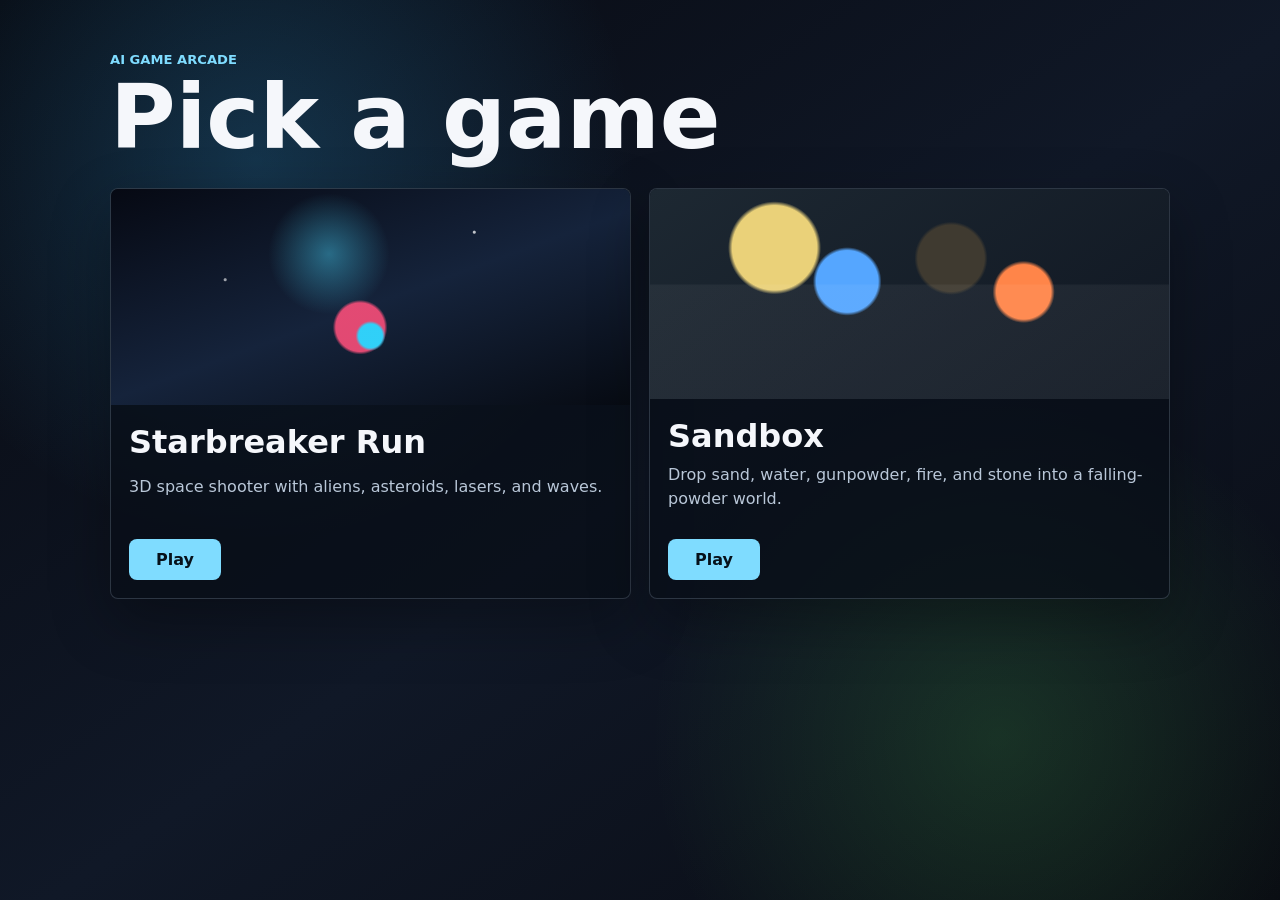
<file: index.html>
<!doctype html>
<html lang="en">
  <head>
    <meta charset="UTF-8" />
    <meta name="viewport" content="width=device-width, initial-scale=1.0" />
    <title>AI Game Arcade</title>
    <link rel="stylesheet" href="menu.css" />
  </head>
  <body>
    <main class="arcade-shell">
      <header class="arcade-header">
        <p class="eyebrow">AI Game Arcade</p>
        <h1>Pick a game</h1>
      </header>

      <section class="game-grid" aria-label="Games">
        <a class="game-tile space-tile" href="space.html">
          <span class="game-art" aria-hidden="true"></span>
          <span class="game-name">Starbreaker Run</span>
          <span class="game-desc">3D space shooter with aliens, asteroids, lasers, and waves.</span>
          <span class="play-label">Play</span>
        </a>

        <a class="game-tile sandbox-tile" href="sandbox.html">
          <span class="game-art" aria-hidden="true"></span>
          <span class="game-name">Sandbox</span>
          <span class="game-desc">Drop sand, water, gunpowder, fire, and stone into a falling-powder world.</span>
          <span class="play-label">Play</span>
        </a>
      </section>
    </main>
  </body>
</html>
</file>
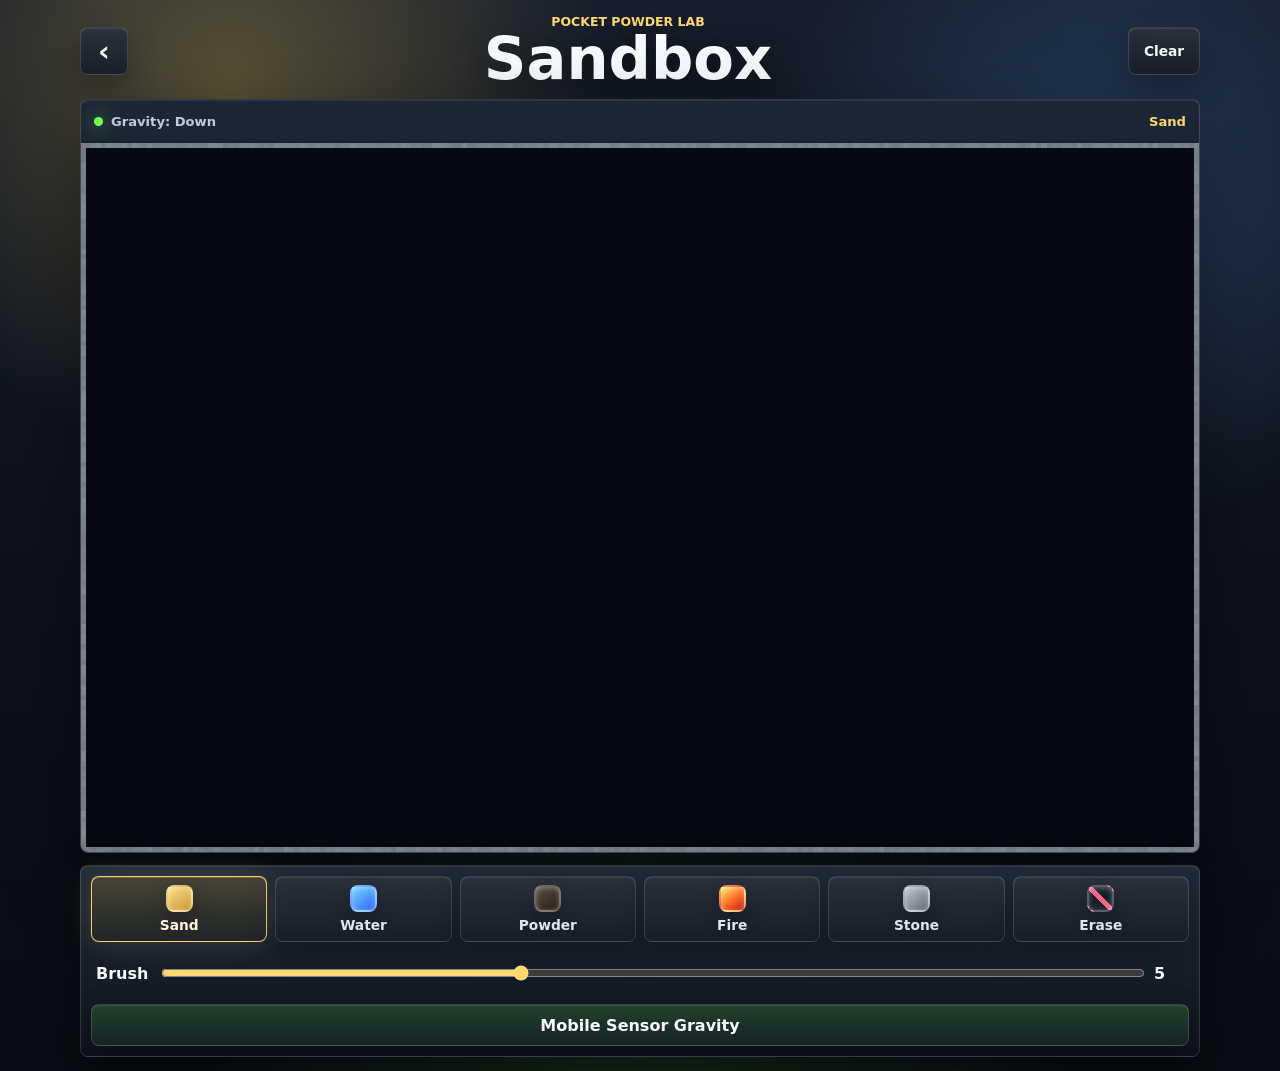
<file: sandbox.html>
<!doctype html>
<html lang="en">
  <head>
    <meta charset="UTF-8" />
    <meta name="viewport" content="width=device-width, initial-scale=1.0" />
    <title>Sandbox</title>
    <link rel="stylesheet" href="sandbox.css" />
  </head>
  <body>
    <main class="sandbox-shell">
      <header class="topbar">
        <a class="icon-button" href="index.html" aria-label="Back to arcade">‹</a>
        <div>
          <p class="kicker">Pocket Powder Lab</p>
          <h1>Sandbox</h1>
        </div>
        <button id="clear-button" class="icon-button clear-button" type="button" aria-label="Clear world">Clear</button>
      </header>

      <section class="stage-card">
        <div class="stage-header">
          <div>
            <span class="status-dot"></span>
            <span id="gravity-readout">Gravity: Down</span>
          </div>
          <span id="material-readout">Sand</span>
        </div>

        <div class="canvas-wrap" aria-label="Falling powder sandbox">
          <canvas id="sandbox" width="220" height="140"></canvas>
        </div>
      </section>

      <section class="control-panel" aria-label="Sandbox controls">
        <div class="tool-row" aria-label="Materials">
          <button class="tool sand active" type="button" data-material="sand">
            <span class="swatch"></span>
            <span>Sand</span>
          </button>
          <button class="tool water" type="button" data-material="water">
            <span class="swatch"></span>
            <span>Water</span>
          </button>
          <button class="tool powder" type="button" data-material="powder">
            <span class="swatch"></span>
            <span>Powder</span>
          </button>
          <button class="tool fire" type="button" data-material="fire">
            <span class="swatch"></span>
            <span>Fire</span>
          </button>
          <button class="tool stone" type="button" data-material="stone">
            <span class="swatch"></span>
            <span>Stone</span>
          </button>
          <button class="tool erase" type="button" data-material="erase">
            <span class="swatch"></span>
            <span>Erase</span>
          </button>
        </div>

        <div class="settings" aria-label="Brush settings">
          <label for="brush-size">Brush</label>
          <input id="brush-size" type="range" min="1" max="12" value="5" />
          <span id="brush-readout">5</span>
        </div>

        <button id="tilt-button" class="tilt-button" type="button">Mobile Sensor Gravity</button>
      </section>
    </main>

    <script src="sandbox.js"></script>
  </body>
</html>
</file>
<file: menu.css>
:root {
  color-scheme: dark;
  font-family:
    Inter, ui-sans-serif, system-ui, -apple-system, BlinkMacSystemFont, "Segoe UI",
    sans-serif;
  background: #070910;
  color: #f5f7fb;
}

* {
  box-sizing: border-box;
}

body {
  min-width: 320px;
  min-height: 100vh;
  margin: 0;
  background:
    radial-gradient(circle at 20% 18%, rgba(56, 184, 255, 0.22), transparent 30%),
    radial-gradient(circle at 78% 82%, rgba(102, 255, 105, 0.14), transparent 28%),
    linear-gradient(145deg, #070910, #101827 52%, #090b12);
}

.arcade-shell {
  width: min(1060px, calc(100% - 32px));
  margin: 0 auto;
  padding: 52px 0;
}

.arcade-header {
  margin-bottom: 28px;
}

.eyebrow {
  margin: 0 0 8px;
  color: #7fdcff;
  font-size: 0.82rem;
  font-weight: 800;
  letter-spacing: 0;
  text-transform: uppercase;
}

h1 {
  margin: 0;
  font-size: clamp(2.35rem, 8vw, 5.6rem);
  line-height: 0.95;
}

.game-grid {
  display: grid;
  grid-template-columns: repeat(2, minmax(0, 1fr));
  gap: 18px;
}

.game-tile {
  display: grid;
  min-height: 390px;
  overflow: hidden;
  border: 1px solid rgba(202, 230, 255, 0.18);
  border-radius: 8px;
  padding: 18px;
  color: inherit;
  text-decoration: none;
  background: rgba(9, 14, 24, 0.74);
  box-shadow: 0 22px 60px rgba(0, 0, 0, 0.32);
  transition:
    border-color 160ms ease,
    transform 160ms ease,
    box-shadow 160ms ease;
}

.game-tile:hover,
.game-tile:focus-visible {
  border-color: rgba(127, 220, 255, 0.72);
  box-shadow: 0 28px 78px rgba(0, 0, 0, 0.42);
  outline: none;
  transform: translateY(-3px);
}

.game-art {
  min-height: 210px;
  margin: -18px -18px 18px;
  background: #111;
}

.space-tile .game-art {
  background:
    radial-gradient(circle at 50% 68%, rgba(39, 215, 255, 0.95) 0 4%, transparent 5%),
    radial-gradient(circle at 48% 64%, rgba(255, 79, 123, 0.88) 0 8%, transparent 9%),
    radial-gradient(circle at 42% 30%, rgba(74, 217, 255, 0.42), transparent 18%),
    radial-gradient(circle at 70% 20%, rgba(255, 255, 255, 0.74) 0 1px, transparent 2px),
    radial-gradient(circle at 22% 42%, rgba(255, 255, 255, 0.6) 0 1px, transparent 2px),
    linear-gradient(160deg, #060913, #15233b 52%, #070b13);
}

.sandbox-tile .game-art {
  background:
    linear-gradient(180deg, transparent 0 45%, rgba(255, 255, 255, 0.05) 46%),
    radial-gradient(circle at 24% 28%, #ead179 0 10%, transparent 11%),
    radial-gradient(circle at 38% 44%, #55a6ff 0 9%, transparent 10%),
    radial-gradient(circle at 58% 33%, #3f3a30 0 10%, transparent 11%),
    radial-gradient(circle at 72% 49%, #ff8549 0 7%, transparent 8%),
    linear-gradient(145deg, #1d2832, #101722);
}

.game-name {
  display: block;
  margin-bottom: 8px;
  font-size: clamp(1.45rem, 3vw, 2rem);
  font-weight: 900;
}

.game-desc {
  display: block;
  max-width: 32rem;
  color: #b9c7d8;
  line-height: 1.5;
}

.play-label {
  align-self: end;
  justify-self: start;
  min-width: 92px;
  margin-top: 28px;
  border-radius: 8px;
  padding: 11px 16px;
  background: #7fdcff;
  color: #06111a;
  font-weight: 900;
  text-align: center;
}

@media (max-width: 760px) {
  .game-grid {
    grid-template-columns: 1fr;
  }

  .game-tile {
    min-height: 320px;
  }
}
</file>
<file: sandbox.css>
:root {
  color-scheme: dark;
  font-family:
    Inter, ui-sans-serif, system-ui, -apple-system, BlinkMacSystemFont, "Segoe UI",
    sans-serif;
  background: #0d1119;
  color: #f7fbff;
}

* {
  box-sizing: border-box;
}

html,
body {
  width: 100%;
  min-width: 320px;
  min-height: 100%;
  margin: 0;
}

body {
  overflow-x: hidden;
  background:
    radial-gradient(circle at 18% 8%, rgba(255, 214, 94, 0.28), transparent 26%),
    radial-gradient(circle at 86% 18%, rgba(90, 167, 255, 0.24), transparent 24%),
    radial-gradient(circle at 50% 110%, rgba(111, 255, 82, 0.14), transparent 34%),
    linear-gradient(180deg, #161d2a, #0d1119 58%, #090c12);
}

button,
a,
input {
  -webkit-tap-highlight-color: transparent;
}

.sandbox-shell {
  display: grid;
  grid-template-rows: auto minmax(0, 1fr) auto;
  gap: 12px;
  width: min(1120px, calc(100% - 24px));
  min-height: 100vh;
  margin: 0 auto;
  padding: 14px 0;
}

.topbar {
  display: grid;
  grid-template-columns: 48px 1fr 72px;
  align-items: center;
  gap: 12px;
}

.kicker {
  margin: 0 0 2px;
  color: #ffd96f;
  font-size: 0.78rem;
  font-weight: 900;
  letter-spacing: 0;
  text-align: center;
  text-transform: uppercase;
}

h1 {
  margin: 0;
  font-size: clamp(1.9rem, 6vw, 3.7rem);
  line-height: 0.95;
  text-align: center;
  text-shadow: 0 10px 34px rgba(0, 0, 0, 0.44);
}

.icon-button,
button {
  min-height: 44px;
  border: 1px solid rgba(255, 255, 255, 0.14);
  border-radius: 8px;
  background:
    linear-gradient(180deg, rgba(255, 255, 255, 0.1), rgba(255, 255, 255, 0.02)),
    rgba(18, 25, 36, 0.92);
  color: #f7fbff;
  box-shadow:
    inset 0 1px 0 rgba(255, 255, 255, 0.1),
    0 12px 30px rgba(0, 0, 0, 0.26);
  cursor: pointer;
  font: inherit;
  font-weight: 900;
}

.icon-button {
  display: grid;
  place-items: center;
  height: 48px;
  padding: 0 12px;
  color: inherit;
  font-size: 1.8rem;
  text-decoration: none;
}

.clear-button {
  font-size: 0.86rem;
}

button:hover,
button:focus-visible,
.icon-button:hover,
.icon-button:focus-visible {
  border-color: rgba(255, 217, 111, 0.82);
  outline: none;
}

.stage-card {
  display: grid;
  min-height: 0;
  overflow: hidden;
  border: 1px solid rgba(255, 255, 255, 0.16);
  border-radius: 8px;
  background:
    linear-gradient(180deg, rgba(30, 40, 56, 0.9), rgba(14, 18, 27, 0.96)),
    #111722;
  box-shadow:
    inset 0 1px 0 rgba(255, 255, 255, 0.08),
    0 26px 80px rgba(0, 0, 0, 0.4);
}

.stage-header {
  display: flex;
  align-items: center;
  justify-content: space-between;
  gap: 10px;
  min-height: 42px;
  padding: 0 13px;
  color: #bfcbda;
  font-size: 0.82rem;
  font-weight: 900;
}

.stage-header > div {
  display: flex;
  align-items: center;
  gap: 8px;
}

.status-dot {
  width: 9px;
  height: 9px;
  border-radius: 999px;
  background: #72ff52;
  box-shadow: 0 0 18px rgba(114, 255, 82, 0.72);
}

#material-readout {
  color: #ffd96f;
}

.canvas-wrap {
  min-height: 320px;
  overflow: hidden;
  border-top: 1px solid rgba(255, 255, 255, 0.08);
  background:
    linear-gradient(90deg, rgba(255, 255, 255, 0.035) 1px, transparent 1px),
    linear-gradient(180deg, rgba(255, 255, 255, 0.035) 1px, transparent 1px),
    #060910;
  background-size: 18px 18px;
}

#sandbox {
  display: block;
  width: 100%;
  height: 100%;
  image-rendering: pixelated;
  touch-action: none;
  cursor: crosshair;
}

.control-panel {
  display: grid;
  gap: 10px;
  border: 1px solid rgba(255, 255, 255, 0.14);
  border-radius: 8px;
  padding: 10px;
  background:
    linear-gradient(180deg, rgba(35, 45, 61, 0.9), rgba(14, 18, 27, 0.92)),
    rgba(14, 18, 27, 0.92);
  box-shadow:
    inset 0 1px 0 rgba(255, 255, 255, 0.08),
    0 18px 52px rgba(0, 0, 0, 0.32);
}

.tool-row {
  display: grid;
  grid-template-columns: repeat(6, minmax(0, 1fr));
  gap: 8px;
}

.tool {
  display: grid;
  min-width: 0;
  min-height: 64px;
  place-items: center;
  gap: 5px;
  padding: 8px 6px;
  color: #dce7f3;
  font-size: clamp(0.69rem, 2vw, 0.86rem);
}

.tool.active {
  border-color: rgba(255, 217, 111, 0.95);
  background:
    linear-gradient(180deg, rgba(255, 217, 111, 0.22), rgba(255, 217, 111, 0.06)),
    rgba(18, 25, 36, 0.92);
  color: #fff8db;
  box-shadow:
    inset 0 1px 0 rgba(255, 255, 255, 0.18),
    0 0 28px rgba(255, 217, 111, 0.16);
}

.swatch {
  width: 27px;
  height: 27px;
  border: 2px solid rgba(255, 255, 255, 0.28);
  border-radius: 8px;
  box-shadow:
    inset 0 1px 5px rgba(255, 255, 255, 0.32),
    0 8px 18px rgba(0, 0, 0, 0.28);
}

.sand .swatch {
  background: linear-gradient(145deg, #ffe28a, #c79735);
}

.water .swatch {
  background: linear-gradient(145deg, #79d7ff, #2f63ff);
}

.powder .swatch {
  background: linear-gradient(145deg, #5d5140, #221d17);
}

.fire .swatch {
  background: linear-gradient(145deg, #fff06b, #ff6b24 55%, #b91515);
}

.stone .swatch {
  background: linear-gradient(145deg, #c2cad0, #626a72);
}

.erase .swatch {
  background:
    linear-gradient(45deg, transparent 42%, #ff6384 43% 57%, transparent 58%),
    #17202d;
}

.settings {
  display: grid;
  grid-template-columns: auto minmax(120px, 1fr) 30px;
  align-items: center;
  gap: 11px;
  min-height: 42px;
  padding: 0 5px;
}

.settings label,
#brush-readout {
  font-weight: 900;
}

#brush-size {
  width: 100%;
  accent-color: #ffd96f;
}

.tilt-button {
  min-height: 42px;
  background:
    linear-gradient(180deg, rgba(114, 255, 82, 0.18), rgba(114, 255, 82, 0.04)),
    rgba(18, 25, 36, 0.92);
}

.tilt-button.active {
  border-color: rgba(114, 255, 82, 0.88);
  color: #e9ffdf;
  box-shadow:
    inset 0 1px 0 rgba(255, 255, 255, 0.14),
    0 0 28px rgba(114, 255, 82, 0.2);
}

@media (max-width: 720px) {
  .sandbox-shell {
    width: min(100% - 16px, 1120px);
    padding: 8px 0;
  }

  .topbar {
    grid-template-columns: 46px 1fr 66px;
  }

  .tool-row {
    grid-template-columns: repeat(3, minmax(0, 1fr));
  }

  .tool {
    min-height: 58px;
  }
}
</file>
